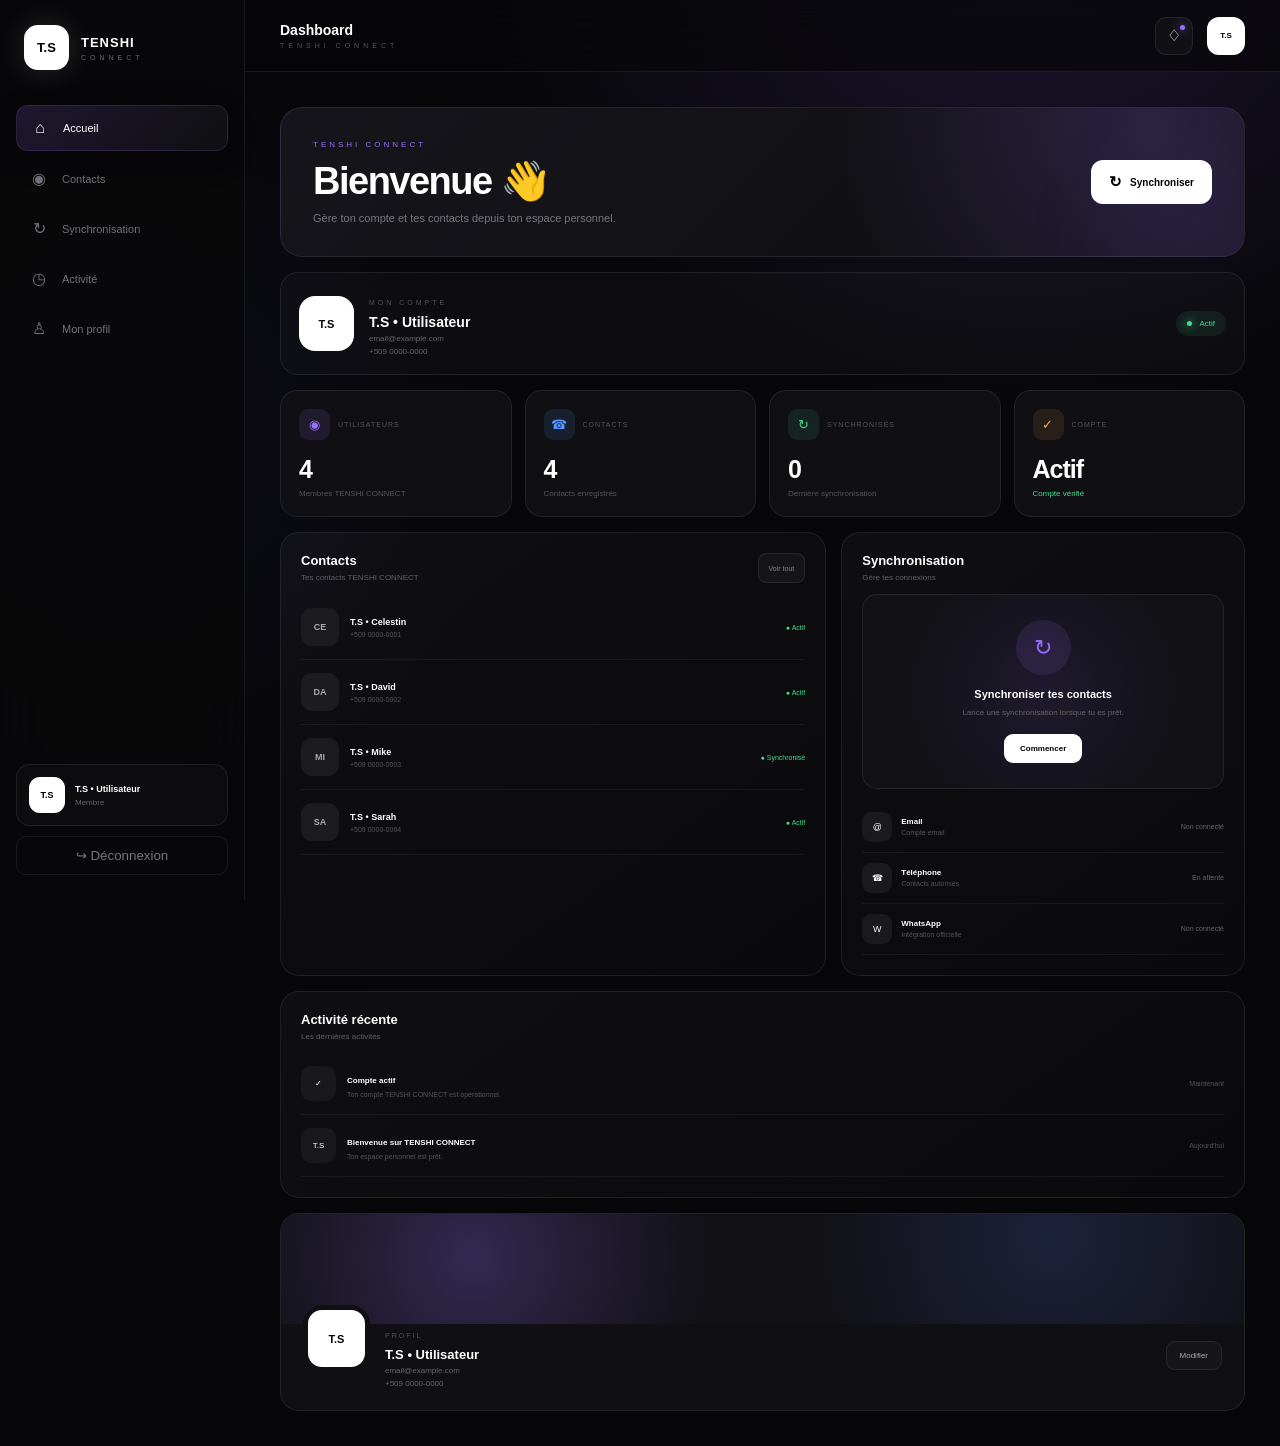
<file: dashboard.html>
<!DOCTYPE html>
<html lang="fr">
<head>
  <meta charset="UTF-8">
  <meta name="viewport"
        content="width=device-width, initial-scale=1.0">

  <title>T.S • TENSHI CONNECT</title>

  <link rel="stylesheet"
        href="dashboard.css">
</head>

<body>

  <!-- MOBILE OVERLAY -->
  <div class="overlay"
       onclick="closeMenu()"></div>


  <!-- SIDEBAR -->
  <aside class="sidebar">

    <div class="logo">

      <div class="logo-box">
        T.S
      </div>

      <div class="logo-text">
        <strong>TENSHI</strong>
        <span>CONNECT</span>
      </div>

    </div>


    <nav>

      <a href="#home" class="nav active">
        <span>⌂</span>
        Accueil
      </a>

      <a href="#contacts" class="nav">
        <span>◉</span>
        Contacts
      </a>

      <a href="#sync" class="nav">
        <span>↻</span>
        Synchronisation
      </a>

      <a href="#activity" class="nav">
        <span>◷</span>
        Activité
      </a>

      <a href="#profile" class="nav">
        <span>♙</span>
        Mon profil
      </a>

    </nav>


    <div class="sidebar-bottom">

      <div class="mini-user">

        <div class="mini-avatar">
          T.S
        </div>

        <div>
          <strong id="sideName">
            T.S • Utilisateur
          </strong>

          <small>
            Membre
          </small>
        </div>

      </div>


      <button class="logout"
              onclick="logout()">

        ↪ Déconnexion

      </button>

    </div>

  </aside>


  <!-- MAIN -->
  <main class="main">


    <!-- TOPBAR -->
    <header class="topbar">

      <button class="menu"
              onclick="openMenu()">

        ☰

      </button>


      <div>

        <div class="page-title">
          Dashboard
        </div>

        <div class="page-subtitle">
          TENSHI CONNECT
        </div>

      </div>


      <div class="top-user">

        <div class="notification">
          ♢
          <i></i>
        </div>

        <div class="top-avatar">
          T.S
        </div>

      </div>

    </header>


    <!-- CONTENT -->
    <div class="content">


      <!-- HERO -->
      <section class="hero"
               id="home">

        <div>

          <div class="tag">
            TENSHI CONNECT
          </div>

          <h1 id="welcome">
            Bienvenue 👋
          </h1>

          <p>
            Gère ton compte et tes contacts
            depuis ton espace personnel.
          </p>

        </div>


        <button class="sync-main"
                onclick="syncContacts()">

          <span>↻</span>

          Synchroniser

        </button>

      </section>


      <!-- ACCOUNT -->
      <section class="account">

        <div class="account-avatar">
          T.S
        </div>

        <div class="account-info">

          <small>
            MON COMPTE
          </small>

          <h2 id="accountName">
            T.S • Utilisateur
          </h2>

          <p id="accountEmail">
            email@example.com
          </p>

          <p id="accountPhone">
            +509 0000-0000
          </p>

        </div>


        <div class="account-badge">

          <span></span>

          Actif

        </div>

      </section>


      <!-- STATS -->
      <section class="stats">


        <div class="stat">

          <div class="stat-top">

            <span class="icon purple">
              ◉
            </span>

            <span>
              UTILISATEURS
            </span>

          </div>

          <strong id="users">
            0
          </strong>

          <small>
            Membres TENSHI CONNECT
          </small>

        </div>


        <div class="stat">

          <div class="stat-top">

            <span class="icon blue">
              ☎
            </span>

            <span>
              CONTACTS
            </span>

          </div>

          <strong id="contacts">
            0
          </strong>

          <small>
            Contacts enregistrés
          </small>

        </div>


        <div class="stat">

          <div class="stat-top">

            <span class="icon green">
              ↻
            </span>

            <span>
              SYNCHRONISÉS
            </span>

          </div>

          <strong id="synced">
            0
          </strong>

          <small>
            Dernière synchronisation
          </small>

        </div>


        <div class="stat">

          <div class="stat-top">

            <span class="icon orange">
              ✓
            </span>

            <span>
              COMPTE
            </span>

          </div>

          <strong>
            Actif
          </strong>

          <small class="green-text">
            Compte vérifié
          </small>

        </div>

      </section>


      <!-- MAIN GRID -->
      <section class="grid">


        <!-- CONTACTS -->
        <div class="card"
             id="contacts">

          <div class="card-header">

            <div>

              <h2>
                Contacts
              </h2>

              <p>
                Tes contacts TENSHI CONNECT
              </p>

            </div>

            <button>
              Voir tout
            </button>

          </div>


          <div id="contactList">

            <!-- JS -->

          </div>

        </div>


        <!-- SYNC -->
        <div class="card"
             id="sync">

          <div class="card-header">

            <div>

              <h2>
                Synchronisation
              </h2>

              <p>
                Gère tes connexions
              </p>

            </div>

          </div>


          <div class="sync-card">

            <div class="sync-icon">
              ↻
            </div>

            <h3>
              Synchroniser tes contacts
            </h3>

            <p>
              Lance une synchronisation
              lorsque tu es prêt.
            </p>

            <button onclick="syncContacts()">

              Commencer

            </button>

          </div>


          <div class="services">

            <div class="service">

              <div class="service-icon">
                @
              </div>

              <div>
                <strong>Email</strong>
                <small>
                  Compte email
                </small>
              </div>

              <span>
                Non connecté
              </span>

            </div>


            <div class="service">

              <div class="service-icon">
                ☎
              </div>

              <div>
                <strong>Téléphone</strong>
                <small>
                  Contacts autorisés
                </small>
              </div>

              <span>
                En attente
              </span>

            </div>


            <div class="service">

              <div class="service-icon">
                W
              </div>

              <div>
                <strong>WhatsApp</strong>
                <small>
                  Intégration officielle
                </small>
              </div>

              <span>
                Non connecté
              </span>

            </div>

          </div>

        </div>

      </section>


      <!-- ACTIVITY -->
      <section class="card activity"
               id="activity">

        <div class="card-header">

          <div>

            <h2>
              Activité récente
            </h2>

            <p>
              Les dernières activités
            </p>

          </div>

        </div>


        <div class="activity-row">

          <div class="activity-icon">
            ✓
          </div>

          <div>

            <strong>
              Compte actif
            </strong>

            <p>
              Ton compte TENSHI CONNECT
              est opérationnel.
            </p>

          </div>

          <time>
            Maintenant
          </time>

        </div>


        <div class="activity-row">

          <div class="activity-icon">
            T.S
          </div>

          <div>

            <strong>
              Bienvenue sur TENSHI CONNECT
            </strong>

            <p>
              Ton espace personnel est prêt.
            </p>

          </div>

          <time>
            Aujourd'hui
          </time>

        </div>

      </section>


      <!-- PROFILE -->
      <section class="profile"
               id="profile">

        <div class="profile-cover"></div>

        <div class="profile-body">

          <div class="profile-avatar">
            T.S
          </div>

          <div class="profile-info">

            <small>
              PROFIL
            </small>

            <h2 id="profileName">
              T.S • Utilisateur
            </h2>

            <p id="profileEmail">
              email@example.com
            </p>

            <p id="profilePhone">
              +509 0000-0000
            </p>

          </div>

          <button>
            Modifier
          </button>

        </div>

      </section>

    </div>


    <!-- MOBILE NAV -->
    <div class="mobile-nav">

      <a href="#home">
        ⌂
        <small>Accueil</small>
      </a>

      <a href="#contacts">
        ◉
        <small>Contacts</small>
      </a>

      <a href="#sync">
        ↻
        <small>Sync</small>
      </a>

      <a href="#profile">
        ♙
        <small>Profil</small>
      </a>

    </div>

  </main>


<script>

/* =========================
   USER
========================= */

const savedUser =
  localStorage.getItem("tenshiUser");

if (savedUser) {

  const user =
    JSON.parse(savedUser);

  const name =
    "T.S • " +
    (user.name || "Utilisateur");

  const email =
    user.email ||
    "email@example.com";

  const phone =
    user.phone ||
    "+509 0000-0000";


  document.getElementById(
    "welcome"
  ).textContent =
    "Bienvenue, " +
    name +
    " 👋";


  document.getElementById(
    "accountName"
  ).textContent = name;


  document.getElementById(
    "accountEmail"
  ).textContent = email;


  document.getElementById(
    "accountPhone"
  ).textContent = phone;


  document.getElementById(
    "profileName"
  ).textContent = name;


  document.getElementById(
    "profileEmail"
  ).textContent = email;


  document.getElementById(
    "profilePhone"
  ).textContent = phone;


  document.getElementById(
    "sideName"
  ).textContent = name;

}


/* =========================
   CONTACTS
========================= */

const contacts = [

  {
    name: "Celestin",
    phone: "+509 0000-0001",
    status: "Actif"
  },

  {
    name: "David",
    phone: "+509 0000-0002",
    status: "Actif"
  },

  {
    name: "Mike",
    phone: "+509 0000-0003",
    status: "Synchronisé"
  },

  {
    name: "Sarah",
    phone: "+509 0000-0004",
    status: "Actif"
  }

];


const list =
  document.getElementById(
    "contactList"
  );


contacts.forEach(contact => {

  const initials =
    contact.name
      .slice(0, 2)
      .toUpperCase();


  list.innerHTML += `

    <div class="contact-row">

      <div class="contact-avatar">
        ${initials}
      </div>

      <div class="contact-data">

        <strong>
          T.S • ${contact.name}
        </strong>

        <small>
          ${contact.phone}
        </small>

      </div>

      <span class="contact-status">
        ● ${contact.status}
      </span>

    </div>

  `;

});


document.getElementById(
  "users"
).textContent = contacts.length;


document.getElementById(
  "contacts"
).textContent =
  contacts.length;


/* =========================
   SYNC
========================= */

function syncContacts() {

  const button =
    document.querySelector(
      ".sync-main"
    );

  button.innerHTML =
    "↻ Synchronisation...";


  setTimeout(() => {

    button.innerHTML =
      "✓ Synchronisé";

    document.getElementById(
      "synced"
    ).textContent =
      contacts.length;

  }, 1500);

}


/* =========================
   MOBILE MENU
========================= */

function openMenu() {

  document
    .querySelector(".sidebar")
    .classList.add("open");

  document
    .querySelector(".overlay")
    .classList.add("show");

}


function closeMenu() {

  document
    .querySelector(".sidebar")
    .classList.remove("open");

  document
    .querySelector(".overlay")
    .classList.remove("show");

}


/* =========================
   LOGOUT
========================= */

function logout() {

  localStorage.removeItem(
    "tenshiUser"
  );

  window.location.href =
    "index.html";

}

</script>

</body>
</html>
</file>
<file: dashboard.css>
* {
  margin: 0;
  padding: 0;
  box-sizing: border-box;
}

:root {
  --bg: #070709;
  --panel: #101014;
  --panel2: #141419;
  --border: rgba(255,255,255,.08);
  --text: #fff;
  --muted: #77777f;
  --purple: #9b6cff;
  --green: #42dc91;
}

html {
  scroll-behavior: smooth;
}

body {
  font-family:
    Inter,
    -apple-system,
    BlinkMacSystemFont,
    "Segoe UI",
    sans-serif;

  background:
    radial-gradient(
      circle at 80% -10%,
      rgba(139,92,246,.18),
      transparent 30%
    ),
    radial-gradient(
      circle at 10% 30%,
      rgba(88,80,255,.06),
      transparent 25%
    ),
    var(--bg);

  color: var(--text);
  min-height: 100vh;
}


/* =========================
   SIDEBAR
========================= */

.sidebar {
  position: fixed;
  inset: 0 auto 0 0;

  width: 245px;

  padding: 25px 16px;

  background: rgba(8,8,10,.88);

  border-right: 1px solid var(--border);

  backdrop-filter: blur(25px);

  z-index: 1000;

  display: flex;
  flex-direction: column;

  animation: sidebarIn .7s cubic-bezier(.16,1,.3,1);
}

@keyframes sidebarIn {
  from {
    transform: translateX(-100%);
    opacity: 0;
  }

  to {
    transform: translateX(0);
    opacity: 1;
  }
}


/* LOGO */

.logo {
  display: flex;
  align-items: center;

  gap: 12px;

  padding: 0 8px 35px;
}

.logo-box {
  width: 45px;
  height: 45px;

  display: flex;
  align-items: center;
  justify-content: center;

  border-radius: 14px;

  background: #fff;
  color: #000;

  font-weight: 900;
  font-size: 13px;

  box-shadow:
    0 0 30px rgba(255,255,255,.14);

  animation: logoPulse 3s ease-in-out infinite;
}

@keyframes logoPulse {
  0%,100% {
    box-shadow:
      0 0 20px rgba(255,255,255,.08);
  }

  50% {
    box-shadow:
      0 0 40px rgba(155,108,255,.25);
  }
}

.logo-text strong,
.logo-text span {
  display: block;
}

.logo-text strong {
  font-size: 13px;
  letter-spacing: 1px;
}

.logo-text span {
  margin-top: 4px;

  color: #666;

  font-size: 7px;
  letter-spacing: 4px;
}


/* NAV */

.sidebar nav {
  display: flex;
  flex-direction: column;
  gap: 5px;
}

.nav {
  position: relative;

  display: flex;
  align-items: center;

  gap: 13px;

  padding: 13px;

  color: #707078;

  text-decoration: none;

  border-radius: 12px;

  font-size: 11px;

  transition:
    transform .25s,
    color .25s,
    background .25s;
}

.nav span {
  width: 20px;

  text-align: center;

  font-size: 16px;
}

.nav:hover {
  color: white;
  transform: translateX(4px);
}

.nav.active {
  color: white;

  background:
    linear-gradient(
      135deg,
      rgba(155,108,255,.16),
      rgba(255,255,255,.035)
    );

  border: 1px solid rgba(155,108,255,.18);

  box-shadow:
    0 10px 30px rgba(0,0,0,.2);
}


/* USER */

.sidebar-bottom {
  margin-top: auto;
}

.mini-user {
  display: flex;
  align-items: center;

  gap: 10px;

  padding: 12px;

  background: rgba(255,255,255,.025);

  border: 1px solid var(--border);

  border-radius: 14px;

  margin-bottom: 10px;
}

.mini-avatar,
.top-avatar {
  display: flex;
  align-items: center;
  justify-content: center;

  background: white;
  color: black;

  font-weight: 900;
}

.mini-avatar {
  width: 36px;
  height: 36px;

  border-radius: 11px;

  font-size: 9px;
}

.mini-user strong,
.mini-user small {
  display: block;
}

.mini-user strong {
  font-size: 9px;
}

.mini-user small {
  margin-top: 4px;

  color: #666;

  font-size: 8px;
}

.logout {
  width: 100%;

  padding: 11px;

  border-radius: 10px;

  background: transparent;

  border: 1px solid var(--border);

  color: #777;

  cursor: pointer;

  transition: .25s;
}

.logout:hover {
  color: white;
  background: #151519;
}


/* =========================
   MAIN
========================= */

.main {
  margin-left: 245px;

  min-height: 100vh;
}


/* =========================
   TOPBAR
========================= */

.topbar {
  height: 72px;

  padding: 0 35px;

  display: flex;
  align-items: center;
  justify-content: space-between;

  position: sticky;
  top: 0;

  z-index: 500;

  background: rgba(7,7,9,.72);

  backdrop-filter: blur(20px);

  border-bottom: 1px solid var(--border);

  animation: topIn .7s ease;
}

@keyframes topIn {
  from {
    opacity: 0;
    transform: translateY(-15px);
  }

  to {
    opacity: 1;
    transform: translateY(0);
  }
}

.page-title {
  font-size: 14px;
  font-weight: 700;
}

.page-subtitle {
  margin-top: 4px;

  color: #555;

  font-size: 7px;

  letter-spacing: 4px;
}

.top-user {
  display: flex;
  align-items: center;

  gap: 14px;
}

.notification {
  position: relative;

  width: 38px;
  height: 38px;

  display: flex;
  align-items: center;
  justify-content: center;

  background: #111115;

  border: 1px solid var(--border);

  border-radius: 11px;

  color: white;
}

.notification i {
  position: absolute;

  top: 7px;
  right: 7px;

  width: 5px;
  height: 5px;

  background: #9b6cff;

  border-radius: 50%;

  box-shadow:
    0 0 10px #9b6cff;
}

.top-avatar {
  width: 38px;
  height: 38px;

  border-radius: 12px;

  font-size: 8px;
}


/* =========================
   CONTENT
========================= */

.content {
  max-width: 1400px;

  margin: auto;

  padding: 35px;
}


/* =========================
   HERO
========================= */

.hero {
  position: relative;

  overflow: hidden;

  display: flex;
  align-items: center;
  justify-content: space-between;

  padding: 32px;

  border-radius: 22px;

  background:
    radial-gradient(
      circle at 90% 10%,
      rgba(155,108,255,.20),
      transparent 35%
    ),
    linear-gradient(
      135deg,
      #15151b,
      #0e0e11
    );

  border: 1px solid var(--border);

  animation:
    fadeUp .7s .1s both;
}

.hero::before {
  content: "";

  position: absolute;

  width: 200px;
  height: 200px;

  right: -70px;
  bottom: -100px;

  background: #9b6cff;

  opacity: .08;

  filter: blur(60px);

  border-radius: 50%;

  animation: floatGlow 4s ease-in-out infinite;
}

@keyframes floatGlow {
  0%,100% {
    transform: scale(1);
  }

  50% {
    transform: scale(1.3);
  }
}

.tag {
  color: #9b6cff;

  font-size: 8px;

  letter-spacing: 3px;

  margin-bottom: 10px;
}

.hero h1 {
  font-size: clamp(25px,4vw,38px);

  letter-spacing: -1.5px;
}

.hero p {
  margin-top: 9px;

  color: #777780;

  font-size: 11px;
}

.sync-main {
  position: relative;

  display: flex;
  align-items: center;

  gap: 8px;

  padding: 13px 18px;

  border: 0;

  border-radius: 12px;

  background: white;

  color: black;

  font-weight: 700;

  font-size: 10px;

  cursor: pointer;

  transition: .25s;
}

.sync-main span {
  font-size: 15px;
}

.sync-main:hover {
  transform: translateY(-3px);

  box-shadow:
    0 15px 40px rgba(255,255,255,.12);
}


/* =========================
   ACCOUNT
========================= */

.account {
  display: flex;
  align-items: center;

  gap: 15px;

  margin-top: 15px;

  padding: 18px;

  border-radius: 18px;

  background: rgba(255,255,255,.025);

  border: 1px solid var(--border);

  animation: fadeUp .7s .2s both;
}

.account-avatar {
  width: 55px;
  height: 55px;

  flex-shrink: 0;

  display: flex;
  align-items: center;
  justify-content: center;

  border-radius: 16px;

  background: white;
  color: black;

  font-weight: 900;
  font-size: 11px;
}

.account-info {
  flex: 1;
}

.account-info small {
  color: #555;

  font-size: 7px;

  letter-spacing: 3px;
}

.account-info h2 {
  margin-top: 5px;

  font-size: 14px;
}

.account-info p {
  margin-top: 4px;

  color: #666;

  font-size: 8px;
}

.account-badge {
  display: flex;
  align-items: center;

  gap: 7px;

  padding: 8px 11px;

  border-radius: 20px;

  background: rgba(66,220,145,.08);

  color: #42dc91;

  font-size: 8px;
}

.account-badge span {
  width: 5px;
  height: 5px;

  background: #42dc91;

  border-radius: 50%;

  box-shadow:
    0 0 10px #42dc91;
}


/* =========================
   STATS
========================= */

.stats {
  display: grid;

  grid-template-columns:
    repeat(4,1fr);

  gap: 13px;

  margin-top: 15px;
}

.stat {
  padding: 18px;

  background: var(--panel);

  border: 1px solid var(--border);

  border-radius: 17px;

  transition:
    transform .3s,
    border .3s;

  animation: fadeUp .7s both;
}

.stat:nth-child(1) {
  animation-delay: .25s;
}

.stat:nth-child(2) {
  animation-delay: .3s;
}

.stat:nth-child(3) {
  animation-delay: .35s;
}

.stat:nth-child(4) {
  animation-delay: .4s;
}

.stat:hover {
  transform: translateY(-5px);

  border-color:
    rgba(155,108,255,.25);
}

.stat-top {
  display: flex;
  align-items: center;

  gap: 8px;

  color: #555;

  font-size: 7px;

  letter-spacing: 1px;
}

.icon {
  width: 31px;
  height: 31px;

  display: flex;
  align-items: center;
  justify-content: center;

  border-radius: 9px;

  font-size: 13px;
}

.purple {
  background: rgba(155,108,255,.12);
  color: #9b6cff;
}

.blue {
  background: rgba(85,150,255,.12);
  color: #5596ff;
}

.green {
  background: rgba(66,220,145,.10);
  color: #42dc91;
}

.orange {
  background: rgba(255,170,80,.10);
  color: #ffaa50;
}

.stat strong {
  display: block;

  margin-top: 15px;

  font-size: 25px;

  letter-spacing: -1px;
}

.stat small {
  display: block;

  margin-top: 5px;

  color: #555;

  font-size: 8px;
}

.green-text {
  color: #42dc91 !important;
}


/* =========================
   GRID
========================= */

.grid {
  display: grid;

  grid-template-columns:
    1.15fr .85fr;

  gap: 15px;

  margin-top: 15px;
}

.card {
  background:
    linear-gradient(
      145deg,
      rgba(255,255,255,.035),
      rgba(255,255,255,.015)
    );

  border: 1px solid var(--border);

  border-radius: 19px;

  padding: 20px;

  animation: fadeUp .7s .45s both;
}

@keyframes fadeUp {
  from {
    opacity: 0;
    transform: translateY(20px);
  }

  to {
    opacity: 1;
    transform: translateY(0);
  }
}

.card-header {
  display: flex;
  justify-content: space-between;

  margin-bottom: 12px;
}

.card-header h2 {
  font-size: 13px;
}

.card-header p {
  margin-top: 5px;

  color: #5f5f68;

  font-size: 8px;
}

.card-header button {
  height: 30px;

  padding: 0 10px;

  background: #151519;

  border: 1px solid var(--border);

  color: #888;

  border-radius: 8px;

  font-size: 7px;
}


/* =========================
   CONTACTS
========================= */

.contact-row {
  display: flex;
  align-items: center;

  gap: 11px;

  padding: 13px 0;

  border-bottom: 1px solid rgba(255,255,255,.05);

  transition: .25s;
}

.contact-row:hover {
  padding-left: 6px;

  background:
    linear-gradient(
      90deg,
      rgba(155,108,255,.04),
      transparent
    );
}

.contact-avatar {
  width: 38px;
  height: 38px;

  display: flex;
  align-items: center;
  justify-content: center;

  border-radius: 11px;

  background: #1b1b20;

  color: #aaa;

  font-size: 9px;

  font-weight: 800;
}

.contact-data {
  flex: 1;
}

.contact-data strong {
  display: block;

  font-size: 9px;
}

.contact-data small {
  display: block;

  margin-top: 4px;

  color: #555;

  font-size: 7px;
}

.contact-status {
  color: #42dc91;

  font-size: 7px;
}


/* =========================
   SYNC
========================= */

.sync-card {
  text-align: center;

  padding: 25px 15px;

  border-radius: 15px;

  background:
    radial-gradient(
      circle,
      rgba(155,108,255,.10),
      transparent 65%
    ),
    #111116;

  border: 1px solid var(--border);
}

.sync-icon {
  width: 55px;
  height: 55px;

  margin: auto;

  display: flex;
  align-items: center;
  justify-content: center;

  border-radius: 50%;

  background: rgba(155,108,255,.12);

  color: #9b6cff;

  font-size: 22px;

  animation: syncRotate 4s linear infinite;
}

@keyframes syncRotate {
  to {
    transform: rotate(360deg);
  }
}

.sync-card h3 {
  margin-top: 13px;

  font-size: 11px;
}

.sync-card p {
  max-width: 260px;

  margin: 7px auto 14px;

  color: #666;

  font-size: 8px;

  line-height: 1.6;
}

.sync-card button {
  padding: 10px 16px;

  border: 0;

  border-radius: 9px;

  background: white;

  color: black;

  font-weight: 700;

  font-size: 8px;

  cursor: pointer;
}


/* SERVICES */

.services {
  margin-top: 13px;
}

.service {
  display: flex;
  align-items: center;

  gap: 9px;

  padding: 10px 0;

  border-bottom: 1px solid rgba(255,255,255,.05);
}

.service-icon {
  width: 30px;
  height: 30px;

  display: flex;
  align-items: center;
  justify-content: center;

  background: #19191e;

  border-radius: 9px;

  font-size: 9px;
}

.service div:nth-child(2) {
  flex: 1;
}

.service strong,
.service small {
  display: block;
}

.service strong {
  font-size: 8px;
}

.service small {
  margin-top: 3px;

  color: #555;

  font-size: 7px;
}

.service > span {
  color: #666;

  font-size: 7px;
}


/* =========================
   ACTIVITY
========================= */

.activity {
  margin-top: 15px;
}

.activity-row {
  display: flex;
  align-items: center;

  gap: 11px;

  padding: 13px 0;

  border-bottom: 1px solid rgba(255,255,255,.05);
}

.activity-icon {
  width: 35px;
  height: 35px;

  display: flex;
  align-items: center;
  justify-content: center;

  border-radius: 10px;

  background: #18181d;

  font-size: 8px;
}

.activity-row div:nth-child(2) {
  flex: 1;
}

.activity-row strong {
  font-size: 8px;
}

.activity-row p {
  margin-top: 4px;

  color: #555;

  font-size: 7px;
}

.activity-row time {
  color: #555;

  font-size: 7px;
}


/* =========================
   PROFILE
========================= */

.profile {
  margin-top: 15px;

  overflow: hidden;

  border-radius: 19px;

  background: var(--panel);

  border: 1px solid var(--border);
}

.profile-cover {
  height: 110px;

  background:
    radial-gradient(
      circle at 20% 40%,
      rgba(155,108,255,.25),
      transparent 30%
    ),
    radial-gradient(
      circle at 80% 20%,
      rgba(90,120,255,.16),
      transparent 30%
    ),
    #111116;
}

.profile-body {
  display: flex;
  align-items: center;

  gap: 15px;

  padding: 0 22px 22px;
}

.profile-avatar {
  width: 67px;
  height: 67px;

  margin-top: -34px;

  flex-shrink: 0;

  display: flex;
  align-items: center;
  justify-content: center;

  border-radius: 19px;

  background: white;
  color: black;

  border: 5px solid var(--panel);

  font-size: 11px;
  font-weight: 900;
}

.profile-info {
  flex: 1;
}

.profile-info small {
  color: #555;

  font-size: 7px;

  letter-spacing: 2px;
}

.profile-info h2 {
  margin-top: 5px;

  font-size: 13px;
}

.profile-info p {
  margin-top: 4px;

  color: #666;

  font-size: 8px;
}

.profile-body button {
  padding: 9px 13px;

  border-radius: 9px;

  background: #16161a;

  border: 1px solid var(--border);

  color: #aaa;

  font-size: 8px;
}


/* =========================
   MOBILE
========================= */

.menu {
  display: none;
}

.overlay {
  display: none;
}

.mobile-nav {
  display: none;
}


@media (max-width: 1000px) {

  .stats {
    grid-template-columns:
      repeat(2,1fr);
  }

  .grid {
    grid-template-columns: 1fr;
  }

}


@media (max-width: 800px) {

  .sidebar {
    transform: translateX(-100%);
  }

  .sidebar.open {
    transform: translateX(0);
  }

  .main {
    margin-left: 0;
  }

  .menu {
    display: flex;

    width: 37px;
    height: 37px;

    align-items: center;
    justify-content: center;

    margin-right: 12px;

    background: #111115;

    border: 1px solid var(--border);

    color: white;

    border-radius: 10px;
  }

  .topbar {
    padding: 0 16px;
  }

  .content {
    padding: 20px 15px 90px;
  }

  .mobile-nav {
    position: fixed;

    left: 10px;
    right: 10px;
    bottom: 10px;

    height: 62px;

    display: flex;
    align-items: center;
    justify-content: space-around;

    background: rgba(15,15,18,.94);

    backdrop-filter: blur(25px);

    border: 1px solid var(--border);

    border-radius: 18px;

    z-index: 2000;

    box-shadow:
      0 15px 50px rgba(0,0,0,.45);
  }

  .mobile-nav a {
    color: #666;

    text-decoration: none;

    display: flex;
    flex-direction: column;
    align-items: center;

    gap: 4px;

    font-size: 15px;
  }

  .mobile-nav small {
    font-size: 7px;
  }

  .mobile-nav a:hover {
    color: white;
  }

}


@media (max-width: 600px) {

  .hero {
    flex-direction: column;

    align-items: flex-start;

    gap: 20px;

    padding: 25px;
  }

  .sync-main {
    width: 100%;

    justify-content: center;
  }

  .account {
    flex-wrap: wrap;
  }

  .account-badge {
    width: 100%;

    justify-content: center;
  }

  .stats {
    grid-template-columns: 1fr 1fr;
  }

  .profile-body {
    flex-direction: column;

    align-items: flex-start;
  }

  .profile-body button {
    width: 100%;
  }

}


@media (max-width: 400px) {

  .stats {
    grid-template-columns: 1fr;
  }

  .hero h1 {
    font-size: 25px;
  }

}
</file>
